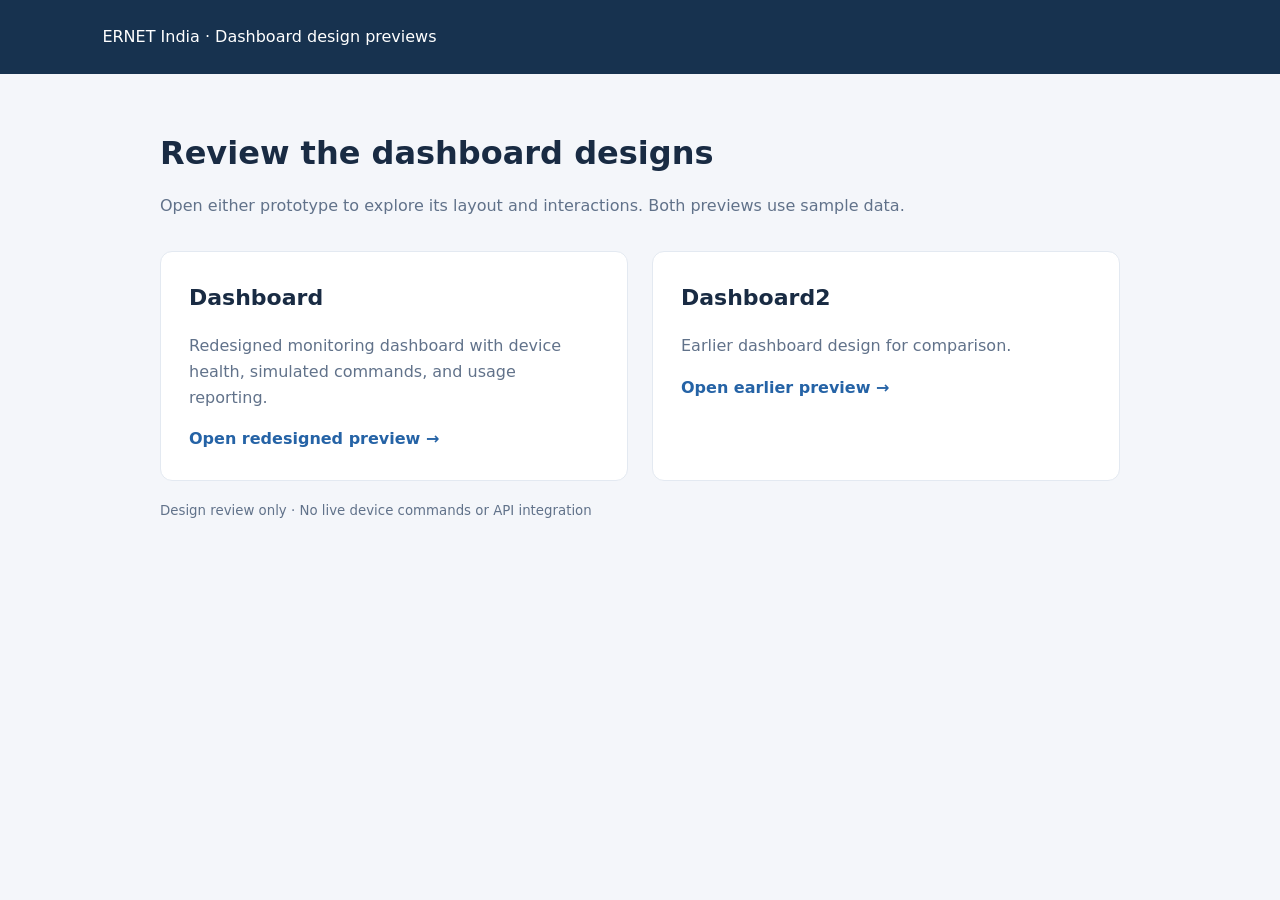
<file: index.html>
<!doctype html>
<html lang="en"><head><meta charset="utf-8"><meta name="viewport" content="width=device-width,initial-scale=1"><title>ERNET Dashboard | Design previews</title><style>body{margin:0;background:#f4f6fa;color:#192b43;font:16px/1.6 system-ui,sans-serif}header{background:#17324f;color:white;padding:24px 8%}main{max-width:960px;margin:60px auto;padding:0 24px}h1{font-size:32px;line-height:1.2}p{color:#61728a}.grid{display:grid;grid-template-columns:1fr 1fr;gap:24px;margin-top:32px}.card{display:block;background:white;border:1px solid #e3e9f1;border-radius:12px;padding:28px;text-decoration:none;color:inherit}.card:hover,.card:focus-visible{border-color:#2563a6;box-shadow:0 4px 20px #17324f14}.card span{color:#2563a6;font-weight:600}small{color:#61728a}h2{margin-top:0;font-size:22px}@media(max-width:600px){.grid{grid-template-columns:1fr}main{margin-top:32px}}</style></head><body><header>ERNET India · Dashboard design previews</header><main><h1>Review the dashboard designs</h1><p>Open either prototype to explore its layout and interactions. Both previews use sample data.</p><div class="grid"><a class="card" href="Dashboard/"><h2>Dashboard</h2><p>Redesigned monitoring dashboard with device health, simulated commands, and usage reporting.</p><span>Open redesigned preview →</span></a><a class="card" href="Dashboard2/"><h2>Dashboard2</h2><p>Earlier dashboard design for comparison.</p><span>Open earlier preview →</span></a></div><p><small>Design review only · No live device commands or API integration</small></p></main></body></html>
</file>
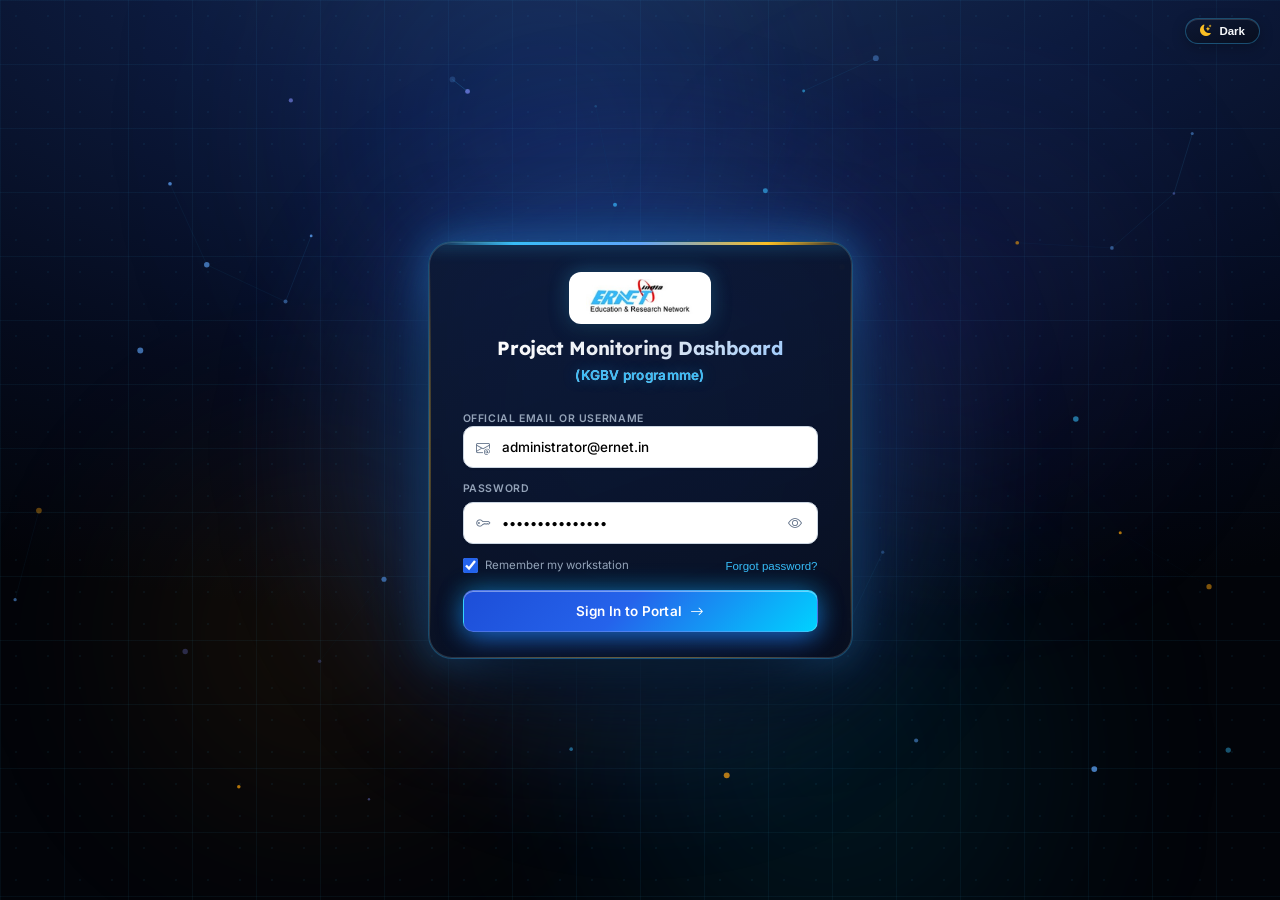
<file: Dashboard/login.html>
<!DOCTYPE html>
<html lang="en" data-theme="dark">
<head>
  <meta charset="UTF-8">
  <meta name="viewport" content="width=device-width, initial-scale=1.0">
  <meta name="description" content="ERNET India Digital Classrooms Monitoring & Analytics Portal - Sign In">
  <title>Sign In - ERNET India Digital Classrooms Portal</title>

  <!-- Google Fonts -->
  <link rel="preconnect" href="https://fonts.googleapis.com">
  <link rel="preconnect" href="https://fonts.gstatic.com" crossorigin>
  <link href="https://fonts.googleapis.com/css2?family=Lexend:wght@400;500;600;700;800&family=Inter:wght@400;500;600;700&family=IBM+Plex+Mono:wght@500;600&display=swap" rel="stylesheet">

  <!-- Bootstrap Icons -->
  <link rel="stylesheet" href="https://cdn.jsdelivr.net/npm/bootstrap-icons@1.11.3/font/bootstrap-icons.min.css">

  <!-- Custom Login Stylesheet -->
  <link rel="stylesheet" href="css/login.css?v=20261112-v13">
</head>
<body>

  <!-- Ambient Interactive Constellation Canvas -->
  <canvas id="ambientCanvas" class="ambient-canvas" aria-hidden="true"></canvas>

  <!-- Background Ambient Glow Orbs -->
  <div class="ambient-bg" aria-hidden="true">
    <div class="ambient-circle orb-1"></div>
    <div class="ambient-circle orb-2"></div>
    <div class="ambient-circle orb-3"></div>
    <div class="ambient-circle orb-4"></div>
  </div>

  <!-- Floating Theme Switcher Button -->
  <button type="button" id="themeToggleBtn" class="floating-theme-btn" onclick="toggleTheme()" aria-label="Toggle dark and light theme">
    <i class="bi bi-moon-stars-fill" id="themeIcon" style="color: #fbbf24;" aria-hidden="true"></i>
    <span id="themeText">Dark</span>
  </button>

  <!-- Main Content Layout -->
  <main class="portal-main">
    <!-- Radiant Halo Backlight (Makes card pop out) -->
    <div class="card-backlight" aria-hidden="true"></div>

    <div class="auth-wrapper">
      
      <!-- Centered Authentication Form Card -->
      <section class="auth-form-pane" aria-labelledby="signInHeading">
        <div class="auth-form-header">
          <div class="auth-logo-badge">
            <img src="images/ernet-client-logo.jpeg" alt="ERNET India - Education &amp; Research Network" class="auth-center-logo" width="160" height="46">
          </div>
          <h2 id="signInHeading">
            Project Monitoring Dashboard
            <span class="auth-heading-sub">(KGBV programme)</span>
          </h2>
        </div>



        <!-- Accessible Authentication Form -->
        <form id="loginForm" method="POST" action="index.html" novalidate>
          
          <!-- Username / Email Field -->
          <div class="form-group">
            <label class="form-label" for="userEmail">Official Email or Username</label>
            <div class="input-container">
              <i class="bi bi-envelope-at input-icon" aria-hidden="true"></i>
              <input 
                type="email" 
                id="userEmail" 
                name="email" 
                class="form-input" 
                required 
                autocomplete="username" 
                placeholder="administrator@ernet.in"
                enterkeyhint="next"
                aria-describedby="emailErrorMsg"
                value="administrator@ernet.in"
              >
            </div>
            <p id="emailErrorMsg" class="input-error-msg" role="alert">Please enter a valid official email address.</p>
          </div>

          <!-- Password Field with Visibility Toggle -->
          <div class="form-group">
            <div class="form-label-row">
              <label class="form-label" for="userPassword">Password</label>
              <span id="capsLockWarning" class="caps-warning" style="display:none;"><i class="bi bi-arrow-up-square-fill" aria-hidden="true"></i> Caps Lock ON</span>
            </div>
            <div class="input-container">
              <i class="bi bi-key input-icon" aria-hidden="true"></i>
              <input 
                type="password" 
                id="userPassword" 
                name="password" 
                class="form-input" 
                required 
                autocomplete="current-password" 
                placeholder="••••••••••••"
                enterkeyhint="done"
                aria-describedby="passwordErrorMsg"
                value="ErnetAdmin@2026"
              >
              <button 
                type="button" 
                id="togglePasswordBtn" 
                class="password-toggle-btn" 
                aria-label="Show password" 
                aria-pressed="false"
                onclick="togglePasswordVisibility()"
              >
                <i class="bi bi-eye" id="togglePasswordIcon" aria-hidden="true"></i>
              </button>
            </div>
            <p id="passwordErrorMsg" class="input-error-msg" role="alert">Password is required to authenticate.</p>
          </div>

          <!-- Remember Me & Forgot Password -->
          <div class="form-meta-row">
            <label class="checkbox-label" for="rememberMe">
              <input type="checkbox" id="rememberMe" name="remember" checked>
              <span>Remember my workstation</span>
            </label>
            <button type="button" class="forgot-link" onclick="openForgotPasswordDialog()">Forgot password?</button>
          </div>

          <!-- Submit Button -->
          <button type="submit" id="submitBtn" class="btn-submit-signin">
            <span class="btn-text">Sign In to Portal</span>
            <i class="bi bi-arrow-right btn-icon" aria-hidden="true"></i>
            <span class="btn-spinner" aria-hidden="true"></span>
          </button>

          <!-- Alert / Status Banner -->
          <div id="authAlert" class="auth-alert-banner" role="status" aria-live="polite">
            <i class="bi bi-info-circle-fill" aria-hidden="true"></i>
            <span id="authAlertText">Authenticating credentials...</span>
          </div>
        </form>


      </section>

    </div>
  </main>



  <!-- Native Dialog for Password Recovery / Helpdesk -->
  <dialog id="forgotDialog" class="portal-dialog" aria-labelledby="dialogTitle">
    <div class="dialog-header">
      <h4 id="dialogTitle"><i class="bi bi-question-circle" style="color: var(--accent-cyan);" aria-hidden="true"></i> Password Assistance</h4>
      <button type="button" class="dialog-close-btn" onclick="closeForgotPasswordDialog()" aria-label="Close dialog">
        <i class="bi bi-x-lg" aria-hidden="true"></i>
      </button>
    </div>
    <div class="dialog-body">
      <p>
        Administrative accounts for the ERNET Digital Classrooms system are managed under central role provisioning. 
      </p>
      <div class="dialog-info-card">
        <strong><i class="bi bi-headset me-1" aria-hidden="true"></i> Central ERNET Helpdesk</strong>
        <p style="margin: 0; color: var(--ink-secondary);">
          Email: <span style="color: var(--accent-cyan); font-family: var(--font-mono);">helpdesk@ernet.in</span><br>
          Phone: <span style="color: var(--ink-primary); font-family: var(--font-mono);">+91-11-2290-0000</span> (Ext: 402)<br>
          Hours: Mon - Fri, 09:30 AM - 06:00 PM IST
        </p>
      </div>

    </div>
    <div class="dialog-actions">
      <button type="button" class="btn-secondary" onclick="closeForgotPasswordDialog()">Close</button>
    </div>
  </dialog>

  <!-- Scripts: Authentication, Theme & Modern Web Validation -->
  <script>
    'use strict';

    // Theme Management - Synchronized with Dashboard localStorage ('dsc_theme')
    function initTheme() {
      const savedTheme = localStorage.getItem('dsc_theme') || 'dark';
      applyTheme(savedTheme);
    }

    function toggleTheme() {
      const currentTheme = document.documentElement.getAttribute('data-theme') || 'dark';
      const newTheme = currentTheme === 'dark' ? 'light' : 'dark';
      applyTheme(newTheme);
      localStorage.setItem('dsc_theme', newTheme);
    }

    function applyTheme(theme) {
      document.documentElement.setAttribute('data-theme', theme);
      const icon = document.getElementById('themeIcon');
      const text = document.getElementById('themeText');
      const btn = document.getElementById('themeToggleBtn');

      if (theme === 'light') {
        if (icon) {
          icon.className = 'bi bi-sun-fill';
          icon.style.color = '#d97706';
        }
        if (text) text.textContent = 'Light';
      } else {
        if (icon) {
          icon.className = 'bi bi-moon-stars-fill';
          icon.style.color = '#fbbf24';
        }
        if (text) text.textContent = 'Dark';
      }
    }

    // Modern Web Guidance: Keep aria-invalid in sync with :user-invalid state
    const syncAria = (el) => {
      if (el && el.setAttribute && el.matches) {
        el.setAttribute('aria-invalid', el.matches(':user-invalid') ? 'true' : 'false');
      }
    };
    document.addEventListener('blur', (e) => syncAria(e.target), true);
    document.addEventListener('input', (e) => {
      if (e.target.hasAttribute && e.target.hasAttribute('aria-invalid')) syncAria(e.target);
    });

    // Password Visibility Toggle
    function togglePasswordVisibility() {
      const pwdInput = document.getElementById('userPassword');
      const toggleBtn = document.getElementById('togglePasswordBtn');
      const icon = document.getElementById('togglePasswordIcon');

      if (!pwdInput) return;

      const isPassword = pwdInput.type === 'password';
      pwdInput.type = isPassword ? 'text' : 'password';

      if (toggleBtn) {
        toggleBtn.setAttribute('aria-pressed', isPassword ? 'true' : 'false');
        toggleBtn.setAttribute('aria-label', isPassword ? 'Hide password' : 'Show password');
      }

      if (icon) {
        icon.className = isPassword ? 'bi bi-eye-slash' : 'bi bi-eye';
      }
    }

    // Demo Role Quick Fill Helper
    const DEMO_CREDENTIALS = {
      admin: {
        email: 'administrator@ernet.in',
        password: 'ErnetAdmin@2026',
        name: 'ERNET Administrator',
        role: 'National Admin'
      },
      state: {
        email: 'state.officer@ernet.in',
        password: 'StateOfficer#2026',
        name: 'State Monitoring Officer',
        role: 'State Coordinator'
      },
      school: {
        email: 'kgbv.principal@ernet.in',
        password: 'KGBVSchool$2026',
        name: 'KGBV School Lead',
        role: 'School Head'
      }
    };





    // Dynamic Spotlight Cursor Tracking
    const authCard = document.querySelector('.auth-wrapper');
    if (authCard) {
      window.addEventListener('mousemove', (e) => {
        const rect = authCard.getBoundingClientRect();
        const x = e.clientX - rect.left;
        const y = e.clientY - rect.top;
        authCard.style.setProperty('--mouse-x', `${x}px`);
        authCard.style.setProperty('--mouse-y', `${y}px`);
      });
    }

    // Caps Lock Detection
    const pwdInputElem = document.getElementById('userPassword');
    const capsLockBadge = document.getElementById('capsLockWarning');
    if (pwdInputElem && capsLockBadge) {
      const updateCapsLock = (e) => {
        capsLockBadge.style.display = e.getModifierState && e.getModifierState('CapsLock') ? 'inline-flex' : 'none';
      };
      pwdInputElem.addEventListener('keyup', updateCapsLock);
      pwdInputElem.addEventListener('keydown', updateCapsLock);
    }

    // Dialog Helpers
    function openForgotPasswordDialog() {
      const dialog = document.getElementById('forgotDialog');
      if (dialog && typeof dialog.showModal === 'function') {
        dialog.showModal();
      }
    }

    function closeForgotPasswordDialog() {
      const dialog = document.getElementById('forgotDialog');
      if (dialog && typeof dialog.close === 'function') {
        dialog.close();
      }
    }

    // Alert display helper
    function showAlert(text, type = 'error') {
      const banner = document.getElementById('authAlert');
      const bannerText = document.getElementById('authAlertText');
      if (!banner || !bannerText) return;

      bannerText.textContent = text;
      banner.className = `auth-alert-banner ${type}`;
    }

    function hideAlert() {
      const banner = document.getElementById('authAlert');
      if (banner) banner.className = 'auth-alert-banner';
    }

    // Form Submission Handling with simulated authentication
    document.getElementById('loginForm').addEventListener('submit', function(e) {
      e.preventDefault();

      const emailInput = document.getElementById('userEmail');
      const passwordInput = document.getElementById('userPassword');
      const submitBtn = document.getElementById('submitBtn');

      // Check native validity
      if (!this.checkValidity()) {
        syncAria(emailInput);
        syncAria(passwordInput);
        showAlert('Please fill in both fields correctly before signing in.', 'error');
        return;
      }

      // Enter loading state
      if (submitBtn) {
        submitBtn.classList.add('loading');
        submitBtn.disabled = true;
      }

      showAlert('Authenticating secure ERNET session...', 'success');

      // Find role profile name
      let userProfile = { name: 'ERNET Administrator', email: emailInput.value };
      for (const key in DEMO_CREDENTIALS) {
        if (DEMO_CREDENTIALS[key].email.toLowerCase() === emailInput.value.toLowerCase().trim()) {
          userProfile = DEMO_CREDENTIALS[key];
          break;
        }
      }

      // Store authenticated session
      try {
        sessionStorage.setItem('ernet_session_active', 'true');
        sessionStorage.setItem('ernet_user_name', userProfile.name);
        sessionStorage.setItem('ernet_user_role', userProfile.role || 'Administrator');
      } catch (err) {
        // Fallback for storage restrictions
      }

      // Smooth simulated redirect
      setTimeout(() => {
        window.location.href = 'index.html';
      }, 700);
    });

    // Close dialog when clicking outside the modal box
    document.getElementById('forgotDialog')?.addEventListener('click', (e) => {
      const dialog = e.currentTarget;
      const rect = dialog.getBoundingClientRect();
      const isInDialog = (
        rect.top <= e.clientY && e.clientY <= rect.top + rect.height &&
        rect.left <= e.clientX && e.clientX <= rect.left + rect.width
      );
      if (!isInDialog) dialog.close();
    });

    // Ambient Constellation Particle Canvas Engine
    (function initConstellation() {
      const canvas = document.getElementById('ambientCanvas');
      if (!canvas) return;
      const ctx = canvas.getContext('2d');
      if (!ctx) return;

      let width = 0;
      let height = 0;
      let dpr = 1;
      let animationFrameId = null;
      let mouse = { x: -1000, y: -1000, radius: 120 };

      const prefersReducedMotion = window.matchMedia('(prefers-reduced-motion: reduce)');
      if (prefersReducedMotion.matches) return;

      const PARTICLE_COUNT = 38;
      const particles = [];

      function resize() {
        dpr = Math.min(window.devicePixelRatio || 1, 2);
        width = window.innerWidth;
        height = window.innerHeight;
        canvas.width = Math.floor(width * dpr);
        canvas.height = Math.floor(height * dpr);
        canvas.style.width = width + 'px';
        canvas.style.height = height + 'px';
        ctx.setTransform(dpr, 0, 0, dpr, 0, 0);
      }

      function createParticles() {
        particles.length = 0;
        const colorPaletteDark = [
          'rgba(56, 189, 248, ',   // Cyan
          'rgba(96, 165, 250, ',   // Blue
          'rgba(245, 158, 11, ',   // Amber
          'rgba(129, 140, 248, '   // Indigo
        ];
        const colorPaletteLight = [
          'rgba(2, 132, 199, ',
          'rgba(37, 99, 235, ',
          'rgba(217, 119, 6, ',
          'rgba(79, 70, 229, '
        ];

        for (let i = 0; i < PARTICLE_COUNT; i++) {
          particles.push({
            x: Math.random() * width,
            y: Math.random() * height,
            vx: (Math.random() - 0.5) * 0.45,
            vy: (Math.random() - 0.5) * 0.45,
            radius: Math.random() * 1.8 + 1.2,
            baseAlpha: Math.random() * 0.5 + 0.35,
            pulseSpeed: Math.random() * 0.02 + 0.01,
            pulseOffset: Math.random() * Math.PI * 2,
            paletteIndex: Math.floor(Math.random() * 4)
          });
        }
      }

      function draw() {
        if (document.hidden) {
          animationFrameId = requestAnimationFrame(draw);
          return;
        }

        ctx.clearRect(0, 0, width, height);

        const isLight = document.documentElement.getAttribute('data-theme') === 'light';
        const palette = isLight ? [
          'rgba(2, 132, 199, ',
          'rgba(37, 99, 235, ',
          'rgba(217, 119, 6, ',
          'rgba(79, 70, 229, '
        ] : [
          'rgba(56, 189, 248, ',
          'rgba(96, 165, 250, ',
          'rgba(245, 158, 11, ',
          'rgba(129, 140, 248, '
        ];

        const lineRgb = isLight ? '37, 99, 235' : '56, 189, 248';
        const maxDist = 115;
        const now = performance.now() * 0.001;

        // Update positions & draw particles
        for (let i = 0; i < particles.length; i++) {
          const p = particles[i];

          // Mouse gentle repel
          const dxMouse = p.x - mouse.x;
          const dyMouse = p.y - mouse.y;
          const distMouse = Math.sqrt(dxMouse * dxMouse + dyMouse * dyMouse);
          if (distMouse < mouse.radius && distMouse > 0) {
            const force = (mouse.radius - distMouse) / mouse.radius;
            p.x += (dxMouse / distMouse) * force * 1.5;
            p.y += (dyMouse / distMouse) * force * 1.5;
          }

          p.x += p.vx;
          p.y += p.vy;

          if (p.x < -10) p.x = width + 10;
          else if (p.x > width + 10) p.x = -10;
          if (p.y < -10) p.y = height + 10;
          else if (p.y > height + 10) p.y = -10;

          const alpha = p.baseAlpha + Math.sin(now * p.pulseSpeed * 20 + p.pulseOffset) * 0.2;
          const clampedAlpha = Math.max(0.15, Math.min(0.9, alpha));

          ctx.beginPath();
          ctx.arc(p.x, p.y, p.radius, 0, Math.PI * 2);
          ctx.fillStyle = palette[p.paletteIndex] + clampedAlpha + ')';
          ctx.fill();
        }

        // Draw connecting constellation lines
        for (let i = 0; i < particles.length; i++) {
          for (let j = i + 1; j < particles.length; j++) {
            const p1 = particles[i];
            const p2 = particles[j];
            const dx = p1.x - p2.x;
            const dy = p1.y - p2.y;
            const dist = Math.sqrt(dx * dx + dy * dy);

            if (dist < maxDist) {
              const lineAlpha = (1 - dist / maxDist) * (isLight ? 0.22 : 0.32);
              ctx.beginPath();
              ctx.strokeStyle = `rgba(${lineRgb}, ${lineAlpha})`;
              ctx.lineWidth = 0.85;
              ctx.moveTo(p1.x, p1.y);
              ctx.lineTo(p2.x, p2.y);
              ctx.stroke();
            }
          }
        }

        animationFrameId = requestAnimationFrame(draw);
      }

      window.addEventListener('resize', () => {
        resize();
        createParticles();
      });

      window.addEventListener('mousemove', (e) => {
        mouse.x = e.clientX;
        mouse.y = e.clientY;
      });

      window.addEventListener('mouseleave', () => {
        mouse.x = -1000;
        mouse.y = -1000;
      });

      resize();
      createParticles();
      animationFrameId = requestAnimationFrame(draw);
    })();

    // Initialize theme on load
    document.addEventListener('DOMContentLoaded', initTheme);
  </script>
</body>
</html>
</file>
<file: Dashboard/css/login.css>
/* ==========================================================================
   ERNET India Digital Classrooms - Ultra-Premium Luminous Nebula Login
   ========================================================================== */

:root {
  --font-sans: 'Inter', -apple-system, BlinkMacSystemFont, 'Segoe UI', Roboto, sans-serif;
  --font-brand: 'Lexend', var(--font-sans);
  --font-mono: 'IBM Plex Mono', monospace;

  /* Dark Theme Palette (Cosmic Royal Sapphire & Multi-Aurora Nebula) */
  --bg-base: #040816;
  --bg-gradient: radial-gradient(ellipse 120% 85% at 50% -15%, #1d3557 0%, #0d1b3e 36%, #050b1d 72%, #020409 100%),
                 radial-gradient(circle at 10% 85%, rgba(14, 165, 233, 0.28) 0%, transparent 48%),
                 radial-gradient(circle at 90% 80%, rgba(99, 102, 241, 0.28) 0%, transparent 48%),
                 radial-gradient(circle at 50% 50%, rgba(30, 58, 138, 0.25) 0%, transparent 55%);
  --grid-line: rgba(56, 189, 248, 0.06);

  --card-glass: linear-gradient(160deg, rgba(14, 25, 52, 0.92) 0%, rgba(8, 14, 30, 0.96) 100%);
  --card-border: rgba(56, 189, 248, 0.35);
  --card-inner-glow: rgba(255, 255, 255, 0.14);
  --card-shadow: 0 0 0 1px rgba(255, 255, 255, 0.14) inset, 
                 0 35px 100px -15px rgba(0, 0, 0, 0.95), 
                 0 0 75px -5px rgba(37, 99, 235, 0.5),
                 0 0 35px rgba(56, 189, 248, 0.35);

  --top-bar-accent: linear-gradient(90deg, transparent 0%, #38bdf8 20%, #60a5fa 50%, #fbbf24 80%, transparent 100%);

  --ink-primary: #f8fafc;
  --ink-secondary: #94a3b8;
  --ink-tertiary: #64748b;
  --ink-heading: linear-gradient(135deg, #ffffff 0%, #e2e8f0 50%, #93c5fd 100%);

  --accent-cyan: #38bdf8;
  --accent-cyan-glow: rgba(56, 189, 248, 0.4);
  --accent-gold: #fbbf24;
  --accent-gold-glow: rgba(251, 191, 36, 0.35);
  --accent-blue: #2563eb;
  --accent-teal: #2dd4bf;
  --accent-green: #34d399;
  --accent-red: #f87171;
  --accent-red-bg: rgba(248, 113, 113, 0.12);

  --input-bg: #ffffff;
  --input-text: #000000;
  --input-border: #cbd5e1;
  --input-focus-border: #2563eb;
  --input-focus-ring: rgba(37, 99, 235, 0.24);
  --input-focus-glow: rgba(37, 99, 235, 0.16);

  --btn-gradient: linear-gradient(135deg, #1d4ed8 0%, #2563eb 45%, #00d2ff 100%);
  --btn-gradient-hover: linear-gradient(135deg, #2563eb 0%, #1d4ed8 45%, #00b4d8 100%);
  --btn-shadow: 0 8px 28px -4px rgba(37, 99, 235, 0.7), 0 0 24px rgba(0, 210, 255, 0.4), inset 0 1px 0 rgba(255, 255, 255, 0.4);
  --btn-shadow-hover: 0 12px 34px -2px rgba(37, 99, 235, 0.85), 0 0 32px rgba(0, 210, 255, 0.55);

  --radius-lg: 24px;
  --radius-md: 10px;
  --radius-sm: 6px;
}

html[data-theme="light"] {
  /* Light Theme Palette (Luminous Ice Pearl & Royal Sapphire) */
  --bg-base: #eaf0f9;
  --bg-gradient: radial-gradient(ellipse 110% 75% at 50% -10%, #bfdbfe 0%, #dbeafe 35%, #eff6ff 68%, #e2e8f0 100%),
                 radial-gradient(circle at 10% 90%, rgba(59, 130, 246, 0.18) 0%, transparent 50%),
                 radial-gradient(circle at 90% 85%, rgba(14, 165, 233, 0.16) 0%, transparent 50%);
  --grid-line: rgba(37, 99, 235, 0.05);

  --card-glass: linear-gradient(160deg, rgba(255, 255, 255, 0.98) 0%, rgba(248, 250, 252, 0.99) 100%);
  --card-border: rgba(147, 197, 253, 0.9);
  --card-inner-glow: rgba(255, 255, 255, 0.95);
  --card-shadow: 0 0 0 1px rgba(255, 255, 255, 0.95) inset,
                 0 35px 85px -15px rgba(15, 23, 42, 0.25),
                 0 0 55px rgba(59, 130, 246, 0.25);

  --top-bar-accent: linear-gradient(90deg, transparent 0%, #2563eb 20%, #f59e0b 50%, #06b6d4 80%, transparent 100%);

  --ink-primary: #0f172a;
  --ink-secondary: #475569;
  --ink-tertiary: #64748b;
  --ink-heading: linear-gradient(180deg, #0f172a 20%, #334155 100%);

  --accent-cyan: #0284c7;
  --accent-gold: #d97706;
  --accent-gold-glow: rgba(217, 119, 6, 0.25);
  --accent-blue: #1d4ed8;
  --accent-teal: #0d9488;
  --accent-green: #059669;
  --accent-red: #dc2626;
  --accent-red-bg: #fee2e2;

  --input-bg: #ffffff;
  --input-border: #cbd5e1;
  --input-focus-border: #2563eb;
  --input-focus-ring: rgba(37, 99, 235, 0.24);
  --input-focus-glow: rgba(37, 99, 235, 0.15);

  --btn-gradient: linear-gradient(135deg, #0f172a 0%, #1e3a8a 65%, #2563eb 100%);
  --btn-gradient-hover: linear-gradient(135deg, #1e293b 0%, #1e40af 65%, #1d4ed8 100%);
  --btn-shadow: 0 8px 24px -3px rgba(15, 23, 42, 0.4), inset 0 1px 0 rgba(255, 255, 255, 0.35);
  --btn-shadow-hover: 0 12px 30px rgba(30, 58, 138, 0.5);
}

* {
  box-sizing: border-box;
  margin: 0;
  padding: 0;
}

body {
  font-family: var(--font-sans);
  background-color: var(--bg-base);
  background-image: var(--bg-gradient);
  background-attachment: fixed;
  color: var(--ink-primary);
  height: 100vh;
  min-height: 100vh;
  max-height: 100vh;
  display: flex;
  align-items: center;
  justify-content: center;
  line-height: 1.5;
  -webkit-font-smoothing: antialiased;
  -moz-osx-font-smoothing: grayscale;
  position: relative;
  overflow: hidden;
}

/* Constellation Canvas (Interactive Stardust / Nodes) */
.ambient-canvas {
  position: fixed;
  inset: 0;
  width: 100vw;
  height: 100vh;
  pointer-events: none;
  z-index: 1;
  opacity: 0.85;
}

/* Background Ambient Dynamic Grid & Luminous Starfield */
.ambient-bg {
  position: fixed;
  inset: 0;
  pointer-events: none;
  z-index: 0;
  overflow: hidden;
  background-image: 
    radial-gradient(var(--grid-line) 1px, transparent 1px),
    linear-gradient(to right, var(--grid-line) 1px, transparent 1px),
    linear-gradient(to bottom, var(--grid-line) 1px, transparent 1px);
  background-size: 32px 32px, 64px 64px, 64px 64px;
}

.ambient-circle {
  position: absolute;
  border-radius: 50%;
  filter: blur(100px);
  opacity: 0.6;
  animation: floatOrb 22s ease-in-out infinite alternate;
}

.orb-1 {
  width: 580px;
  height: 580px;
  background: radial-gradient(circle, rgba(37, 99, 235, 0.38) 0%, rgba(30, 58, 138, 0.15) 60%, transparent 80%);
  top: -160px;
  left: 20%;
}

.orb-2 {
  width: 520px;
  height: 520px;
  background: radial-gradient(circle, rgba(6, 182, 212, 0.22) 0%, rgba(14, 165, 233, 0.1) 60%, transparent 80%);
  bottom: -120px;
  right: 15%;
  animation-delay: -8s;
}

.orb-3 {
  width: 440px;
  height: 440px;
  background: radial-gradient(circle, rgba(245, 158, 11, 0.18) 0%, rgba(217, 119, 6, 0.08) 60%, transparent 80%);
  bottom: 5%;
  left: 8%;
  animation-delay: -14s;
}

.orb-4 {
  width: 460px;
  height: 460px;
  background: radial-gradient(circle, rgba(99, 102, 241, 0.22) 0%, rgba(67, 56, 202, 0.08) 60%, transparent 80%);
  top: 10%;
  right: 8%;
  animation-delay: -5s;
}

@keyframes floatOrb {
  0% { transform: translate(0, 0) scale(1); }
  50% { transform: translate(35px, 25px) scale(1.08); }
  100% { transform: translate(-25px, 45px) scale(0.94); }
}

/* Floating Luxury Theme Toggle Capsule */
.floating-theme-btn {
  position: fixed;
  top: 18px;
  right: 20px;
  z-index: 100;
  display: inline-flex;
  align-items: center;
  gap: 7px;
  padding: 6px 14px;
  font-size: 11.5px;
  font-weight: 600;
  border-radius: 30px;
  border: 1px solid var(--card-border);
  background: var(--card-glass);
  color: var(--ink-primary);
  cursor: pointer;
  transition: all 0.25s ease;
  backdrop-filter: blur(16px);
  -webkit-backdrop-filter: blur(16px);
  box-shadow: 0 4px 14px rgba(0, 0, 0, 0.25), inset 0 1px 0 rgba(255, 255, 255, 0.14);
}

.floating-theme-btn:hover {
  border-color: var(--accent-gold);
  transform: translateY(-1.5px);
  box-shadow: 0 6px 18px rgba(0, 0, 0, 0.35), 0 0 12px var(--accent-gold-glow);
}

/* Main Container (Guaranteed No Scroll) */
.portal-main {
  position: relative;
  z-index: 10;
  width: 100%;
  height: 100vh;
  max-height: 100vh;
  display: flex;
  align-items: center;
  justify-content: center;
  padding: 16px;
  overflow: hidden;
}

/* Card Radiant Backlight Halo (Makes the Card Pop Out Vividly) */
.card-backlight {
  position: absolute;
  width: 620px;
  height: 620px;
  border-radius: 50%;
  background: radial-gradient(circle, rgba(37, 99, 235, 0.55) 0%, rgba(56, 189, 248, 0.35) 35%, rgba(99, 102, 241, 0.2) 55%, transparent 75%);
  filter: blur(85px);
  pointer-events: none;
  z-index: 1;
  top: 50%;
  left: 50%;
  transform: translate(-50%, -50%);
  opacity: 0.95;
  animation: pulseBacklight 7s ease-in-out infinite alternate;
}

@keyframes pulseBacklight {
  0% { transform: translate(-50%, -50%) scale(0.95); opacity: 0.85; }
  100% { transform: translate(-50%, -50%) scale(1.08); opacity: 1; }
}

html[data-theme="light"] .card-backlight {
  background: radial-gradient(circle, rgba(147, 197, 253, 0.65) 0%, rgba(191, 219, 254, 0.4) 40%, transparent 70%);
  filter: blur(75px);
}

/* Centered High-Contrast Glass Card */
.auth-wrapper {
  width: 100%;
  max-width: 425px;
  margin: auto;
  display: flex;
  flex-direction: column;
  background: var(--card-glass);
  border: 1px solid var(--card-border);
  border-radius: var(--radius-lg);
  box-shadow: var(--card-shadow);
  backdrop-filter: blur(36px) saturate(220%);
  -webkit-backdrop-filter: blur(36px) saturate(220%);
  overflow: hidden;
  position: relative;
  z-index: 2;
  transition: transform 0.3s ease, box-shadow 0.3s ease;
}

/* Interactive Cursor Spotlight Glow Border */
.auth-wrapper::after {
  content: '';
  position: absolute;
  inset: 0;
  border-radius: inherit;
  padding: 1.5px;
  background: radial-gradient(
    350px circle at var(--mouse-x, 50%) var(--mouse-y, 50%),
    rgba(56, 189, 248, 0.95) 0%,
    rgba(251, 191, 36, 0.55) 42%,
    transparent 80%
  );
  -webkit-mask: linear-gradient(#fff 0 0) content-box, linear-gradient(#fff 0 0);
  -webkit-mask-composite: xor;
  mask-composite: exclude;
  pointer-events: none;
  opacity: 0.95;
  transition: opacity 0.3s ease;
  z-index: 3;
}

/* Top Radiant Prism Line */
.auth-wrapper::before {
  content: '';
  position: absolute;
  top: 0;
  left: 0;
  right: 0;
  height: 3.5px;
  background: var(--top-bar-accent);
  box-shadow: 0 0 16px rgba(56, 189, 248, 0.8);
  z-index: 4;
}

.auth-form-pane {
  padding: 30px 34px 26px;
  display: flex;
  flex-direction: column;
  justify-content: center;
  width: 100%;
  position: relative;
  z-index: 1;
}

/* Header & Official Branding */
.auth-form-header {
  margin-bottom: 20px;
  text-align: center;
  display: flex;
  flex-direction: column;
  align-items: center;
}

.auth-logo-badge {
  display: inline-flex;
  align-items: center;
  justify-content: center;
  background: #ffffff;
  padding: 6px 16px;
  border-radius: 12px;
  border: 1px solid rgba(255, 255, 255, 0.95);
  box-shadow: 0 6px 20px rgba(0, 0, 0, 0.28), 0 0 20px rgba(56, 189, 248, 0.35);
  margin-bottom: 12px;
  transition: transform 0.3s ease, box-shadow 0.3s ease;
}

.auth-logo-badge:hover {
  transform: translateY(-2px);
  box-shadow: 0 8px 24px rgba(0, 0, 0, 0.35), 0 0 28px rgba(56, 189, 248, 0.55);
}

.auth-center-logo {
  height: 38px;
  width: auto;
  max-width: 150px;
  object-fit: contain;
  display: block;
}

.auth-form-header h2 {
  font-family: var(--font-brand);
  font-size: 19px;
  font-weight: 700;
  letter-spacing: -0.02em;
  background: var(--ink-heading);
  -webkit-background-clip: text;
  -webkit-text-fill-color: transparent;
  line-height: 1.35;
  margin-bottom: 6px;
  text-align: center;
}

.auth-heading-sub {
  display: block;
  font-family: var(--font-sans);
  font-size: 13.5px;
  font-weight: 600;
  letter-spacing: 0.02em;
  margin-top: 5px;
  background: none !important;
  -webkit-background-clip: border-box !important;
  -webkit-text-fill-color: #38bdf8 !important;
  color: #38bdf8 !important;
  text-shadow: 0 0 14px rgba(56, 189, 248, 0.35);
}

html[data-theme="light"] .auth-heading-sub {
  -webkit-text-fill-color: #1d4ed8 !important;
  color: #1d4ed8 !important;
  text-shadow: none;
}

.auth-brand-kicker {
  display: inline-flex;
  align-items: center;
  gap: 6px;
  padding: 3px 10px;
  border-radius: 14px;
  background: rgba(56, 189, 248, 0.1);
  border: 1px solid rgba(56, 189, 248, 0.25);
  font-size: 10.5px;
  font-weight: 600;
  color: var(--accent-cyan);
  letter-spacing: 0.02em;
}

.auth-kicker-dot {
  width: 6px;
  height: 6px;
  border-radius: 50%;
  background: var(--accent-green);
  box-shadow: 0 0 8px rgba(52, 211, 153, 0.85);
  animation: pulseDot 2s infinite;
}

@keyframes pulseDot {
  0%, 100% { opacity: 1; transform: scale(1); }
  50% { opacity: 0.6; transform: scale(0.9); }
}

/* Form Groups & Inputs */
.form-group {
  margin-bottom: 13px;
  position: relative;
}

.form-label-row {
  display: flex;
  align-items: center;
  justify-content: space-between;
  margin-bottom: 5px;
}

.form-label {
  display: block;
  font-size: 10.5px;
  font-weight: 600;
  text-transform: uppercase;
  letter-spacing: 0.06em;
  color: var(--ink-secondary);
}

.caps-warning {
  font-size: 10px;
  font-weight: 600;
  color: var(--accent-gold);
  display: inline-flex;
  align-items: center;
  gap: 4px;
  animation: fadeIn 0.2s ease;
}

@keyframes fadeIn {
  from { opacity: 0; transform: translateY(-2px); }
  to { opacity: 1; transform: translateY(0); }
}

.input-container {
  position: relative;
  display: flex;
  align-items: center;
}

.input-icon {
  position: absolute;
  left: 13px;
  color: #64748b;
  font-size: 14px;
  pointer-events: none;
  z-index: 2;
  transition: color 0.2s ease, transform 0.2s ease;
}

.form-input {
  width: 100%;
  height: 42px;
  padding: 8px 38px 8px 38px;
  font-family: var(--font-sans);
  font-size: 13.5px;
  font-weight: 500;
  color: #000000 !important;
  caret-color: #000000 !important;
  background: #ffffff !important;
  background-color: #ffffff !important;
  border: 1.5px solid #cbd5e1;
  border-radius: var(--radius-md);
  outline: none;
  box-shadow: 0 1px 3px rgba(0, 0, 0, 0.08);
  transition: border-color 0.2s ease, box-shadow 0.2s ease;
}

.form-input::placeholder {
  color: #64748b;
  opacity: 0.9;
  font-weight: 400;
}

.form-input:hover {
  border-color: #94a3b8;
}

.form-input:focus,
.form-input:focus-visible,
.form-input:active {
  border-color: #2563eb !important;
  box-shadow: 0 0 0 3.5px rgba(37, 99, 235, 0.22), 0 2px 6px rgba(0, 0, 0, 0.06) !important;
  background: #ffffff !important;
  background-color: #ffffff !important;
  color: #000000 !important;
  caret-color: #000000 !important;
}

/* Browser Autofill Support: keeps white background & black text */
.form-input:-webkit-autofill,
.form-input:-webkit-autofill:hover,
.form-input:-webkit-autofill:focus,
.form-input:-webkit-autofill:active {
  -webkit-text-fill-color: #000000 !important;
  -webkit-box-shadow: 0 0 0px 1000px #ffffff inset !important;
  box-shadow: 0 0 0px 1000px #ffffff inset !important;
  transition: background-color 5000s ease-in-out 0s;
  caret-color: #000000 !important;
}

.form-group:focus-within .input-icon {
  color: #1d4ed8;
  transform: scale(1.08);
}

/* modern-web-guidance: :user-invalid and :user-valid behavior */
.form-input:user-invalid {
  border-color: #ef4444;
  background-color: #ffffff !important;
  color: #000000 !important;
}

.form-input:user-valid:not(:placeholder-shown) {
  border-color: #10b981;
  background-color: #ffffff !important;
  color: #000000 !important;
}

.input-error-msg {
  display: none;
  font-size: 11px;
  color: var(--accent-red);
  margin-top: 4px;
}

.form-group:has(.form-input:user-invalid) .input-error-msg {
  display: block;
}

/* Password Toggle Button */
.password-toggle-btn {
  position: absolute;
  right: 9px;
  background: transparent;
  border: none;
  color: #64748b;
  padding: 5px 7px;
  cursor: pointer;
  border-radius: var(--radius-sm);
  font-size: 14px;
  display: grid;
  place-items: center;
  z-index: 2;
  transition: color 0.2s ease, transform 0.2s ease;
}

.password-toggle-btn:hover {
  color: #0f172a;
  transform: scale(1.1);
}

/* Remember Me & Forgot Password Row */
.form-meta-row {
  display: flex;
  align-items: center;
  justify-content: space-between;
  margin-top: 2px;
  margin-bottom: 16px;
  font-size: 11.5px;
}

.checkbox-label {
  display: inline-flex;
  align-items: center;
  gap: 7px;
  cursor: pointer;
  color: var(--ink-secondary);
  user-select: none;
}

.checkbox-label input[type="checkbox"] {
  accent-color: var(--accent-blue);
  width: 15px;
  height: 15px;
  border-radius: 4px;
  cursor: pointer;
}

.forgot-link {
  color: var(--accent-cyan);
  text-decoration: none;
  font-weight: 500;
  cursor: pointer;
  background: transparent;
  border: none;
  padding: 0;
  font-size: 11.5px;
  transition: color 0.2s ease, opacity 0.2s ease;
}

.forgot-link:hover {
  text-decoration: underline;
  opacity: 0.9;
}

/* Primary Sign In Button (Luminous Executive Gradient with Shimmer) */
.btn-submit-signin {
  width: 100%;
  height: 42px;
  display: inline-flex;
  align-items: center;
  justify-content: center;
  gap: 8px;
  background: var(--btn-gradient);
  color: #ffffff;
  font-family: var(--font-sans);
  font-size: 13.5px;
  font-weight: 600;
  letter-spacing: 0.02em;
  border: 1px solid rgba(255, 255, 255, 0.2);
  border-radius: var(--radius-md);
  cursor: pointer;
  box-shadow: var(--btn-shadow);
  transition: all 0.25s cubic-bezier(0.4, 0, 0.2, 1);
  position: relative;
  overflow: hidden;
}

.btn-submit-signin::after {
  content: '';
  position: absolute;
  top: 0;
  left: -100%;
  width: 60%;
  height: 100%;
  background: linear-gradient(90deg, transparent, rgba(255, 255, 255, 0.3), transparent);
  transition: left 0.65s ease;
}

.btn-submit-signin:hover {
  background: var(--btn-gradient-hover);
  box-shadow: var(--btn-shadow-hover);
  transform: translateY(-2px);
}

.btn-submit-signin:hover::after {
  left: 140%;
}

.btn-submit-signin:active {
  transform: translateY(0);
}

.btn-submit-signin:disabled {
  opacity: 0.7;
  cursor: not-allowed;
  transform: none;
}

.btn-spinner {
  display: none;
  width: 17px;
  height: 17px;
  border: 2px solid rgba(255, 255, 255, 0.35);
  border-top-color: #ffffff;
  border-radius: 50%;
  animation: spin 0.8s linear infinite;
}

.btn-submit-signin.loading .btn-spinner {
  display: inline-block;
}

.btn-submit-signin.loading .btn-text,
.btn-submit-signin.loading .btn-icon {
  display: none;
}

@keyframes spin {
  to { transform: rotate(360deg); }
}

/* Feedback Alert Banner */
.auth-alert-banner {
  margin-top: 13px;
  padding: 8px 12px;
  border-radius: var(--radius-sm);
  font-size: 11.5px;
  display: none;
  align-items: center;
  gap: 8px;
}

.auth-alert-banner.error {
  display: flex;
  background: var(--accent-red-bg);
  color: var(--accent-red);
  border: 1px solid rgba(248, 113, 113, 0.3);
}

.auth-alert-banner.success {
  display: flex;
  background: rgba(52, 211, 153, 0.15);
  color: var(--accent-green);
  border: 1px solid rgba(52, 211, 153, 0.3);
}

/* Password Recovery Dialog */
.portal-dialog {
  margin: auto;
  padding: 26px;
  border-radius: var(--radius-lg);
  border: 1px solid var(--card-border);
  background: var(--card-glass);
  color: var(--ink-primary);
  box-shadow: var(--card-shadow);
  max-width: 420px;
  width: 90vw;
  backdrop-filter: blur(28px);
  -webkit-backdrop-filter: blur(28px);
}

.portal-dialog::backdrop {
  background: rgba(3, 6, 12, 0.8);
  backdrop-filter: blur(8px);
}

.dialog-header {
  display: flex;
  align-items: center;
  justify-content: space-between;
  margin-bottom: 14px;
}

.dialog-header h4 {
  font-family: var(--font-brand);
  font-size: 17px;
  font-weight: 700;
  display: flex;
  align-items: center;
  gap: 8px;
}

.dialog-close-btn {
  background: transparent;
  border: none;
  font-size: 16px;
  color: var(--ink-tertiary);
  cursor: pointer;
  padding: 4px;
  border-radius: 6px;
}

.dialog-close-btn:hover {
  color: var(--ink-primary);
}

.dialog-body p {
  font-size: 12.5px;
  color: var(--ink-secondary);
  line-height: 1.55;
  margin-bottom: 14px;
}

.dialog-info-card {
  padding: 12px 14px;
  border-radius: var(--radius-md);
  background: rgba(37, 99, 235, 0.1);
  border: 1px solid rgba(56, 189, 248, 0.22);
  font-size: 11.5px;
  margin-bottom: 16px;
}

.dialog-info-card strong {
  display: block;
  color: var(--accent-cyan);
  margin-bottom: 4px;
}

.dialog-actions {
  display: flex;
  justify-content: flex-end;
  gap: 10px;
}

.btn-secondary {
  padding: 7px 14px;
  font-size: 12px;
  font-weight: 600;
  border-radius: var(--radius-sm);
  border: 1px solid var(--card-border);
  background: transparent;
  color: var(--ink-primary);
  cursor: pointer;
  transition: all 0.2s ease;
}

.btn-secondary:hover {
  background: rgba(255, 255, 255, 0.08);
  border-color: var(--accent-cyan);
}

/* Responsive */
@media (max-width: 480px) {
  .portal-main {
    padding: 12px;
  }

  .auth-wrapper {
    max-width: 100%;
    border-radius: 18px;
  }

  .auth-form-pane {
    padding: 22px 18px 20px;
  }

  .floating-theme-btn {
    top: 14px;
    right: 14px;
    padding: 5px 12px;
    font-size: 11px;
  }
}
</file>
